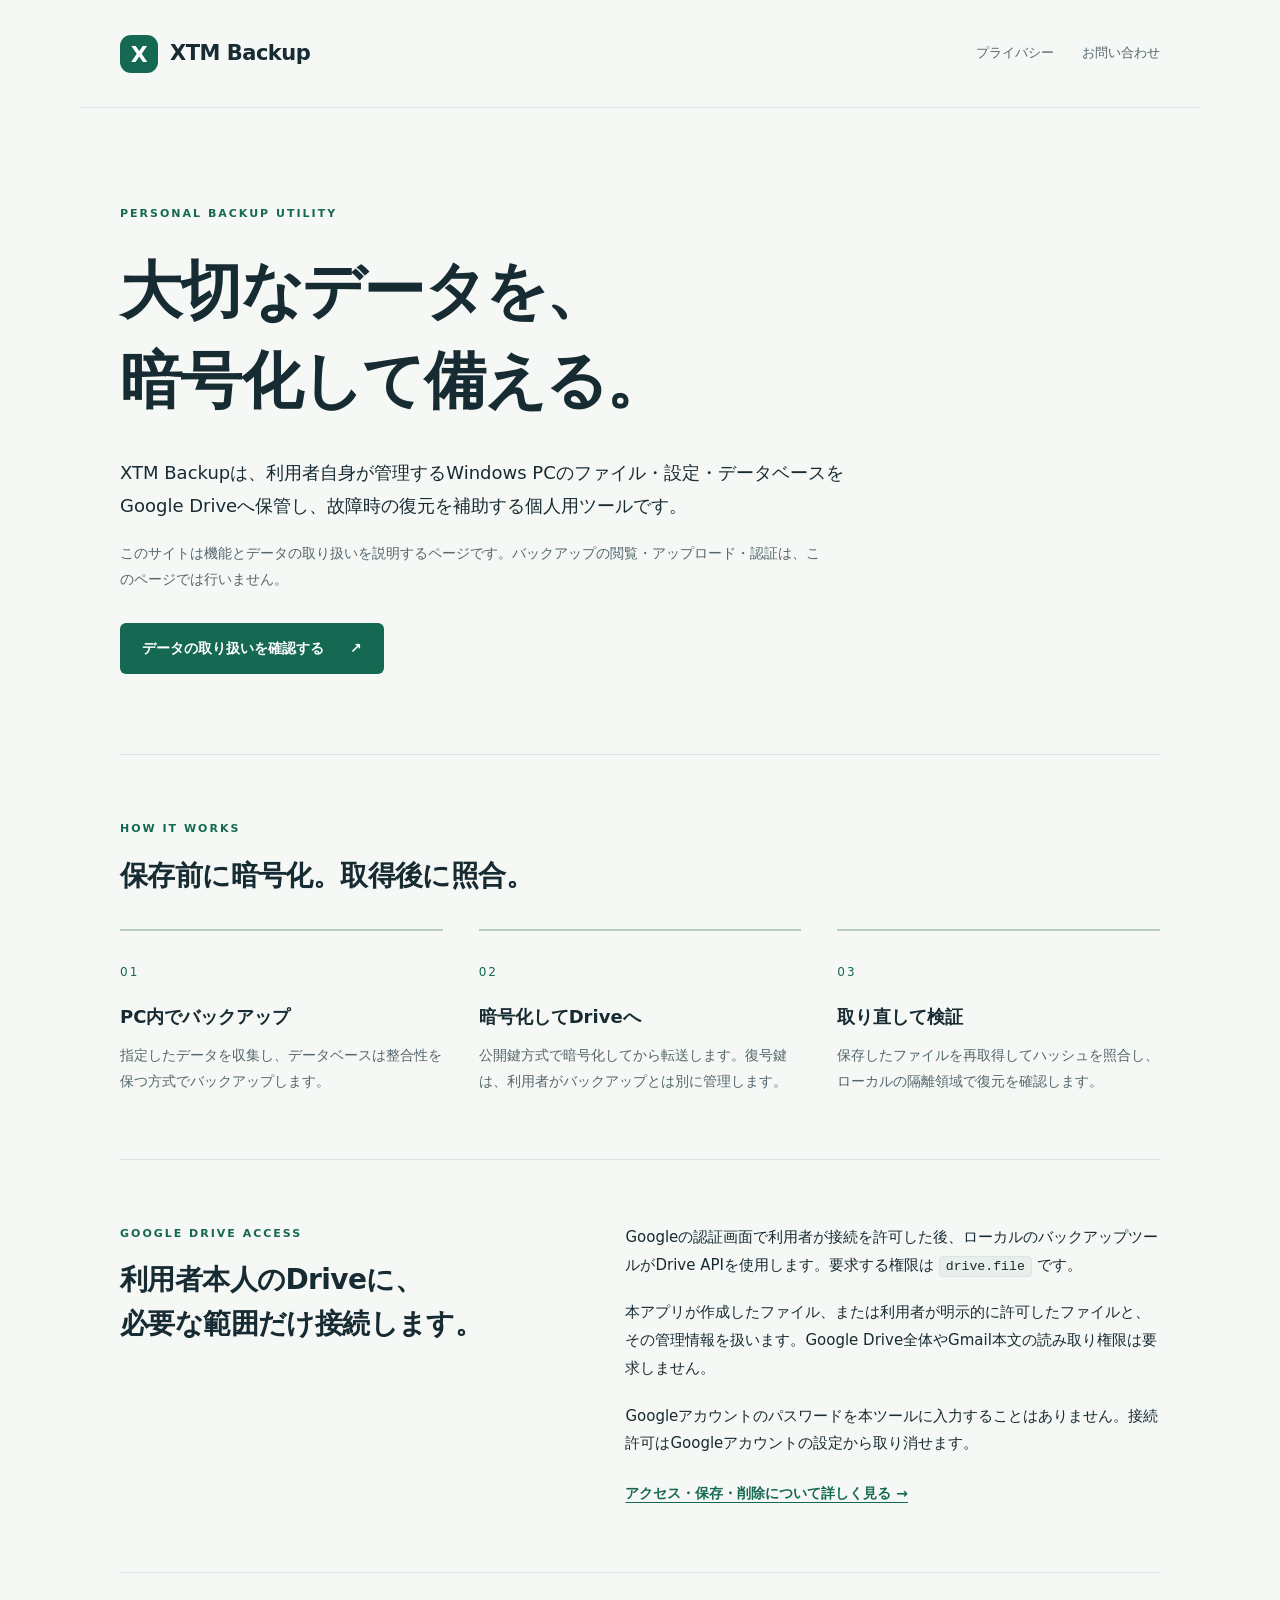
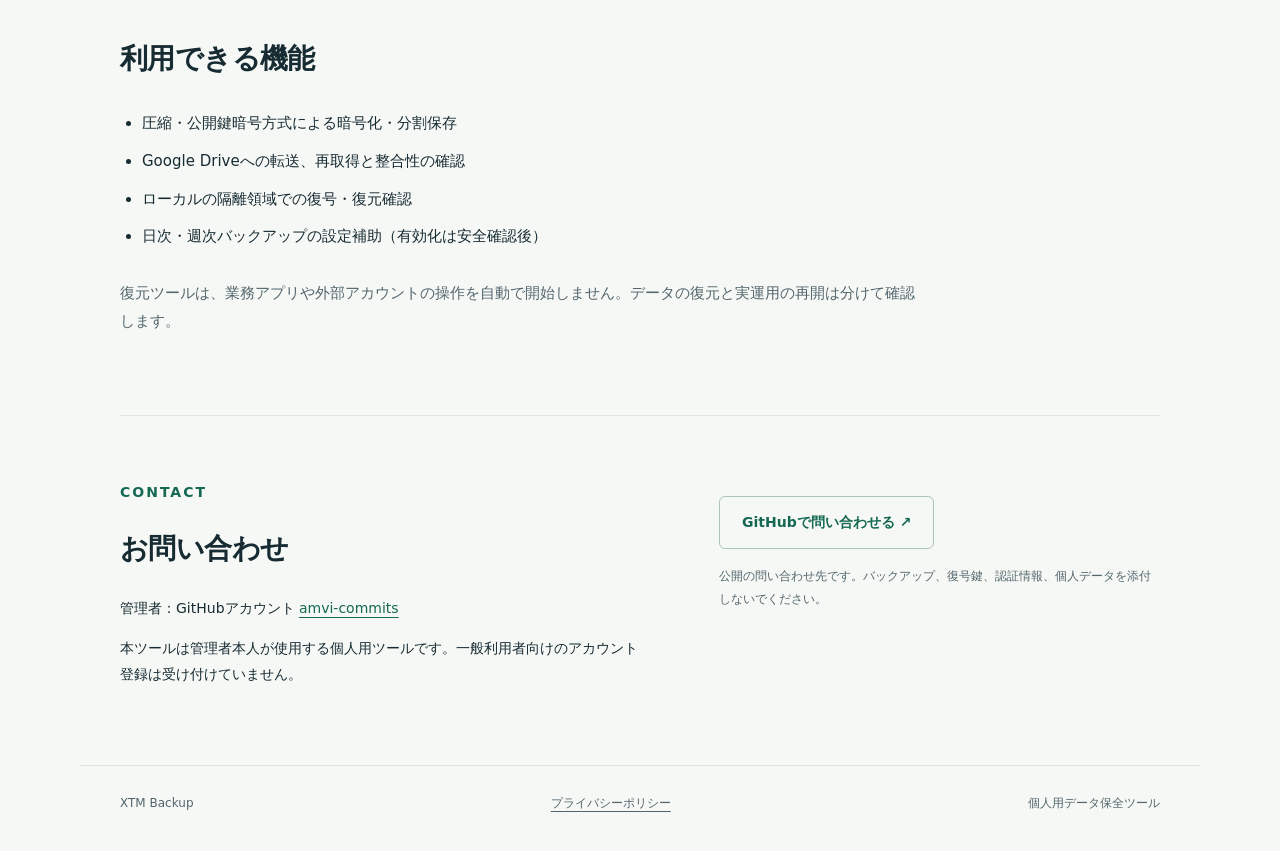
<file: index.html>
<!doctype html>
<html lang="ja">
<head>
  <meta charset="utf-8">
  <meta name="viewport" content="width=device-width, initial-scale=1">
  <meta name="description" content="XTM Backupは、個人用データを暗号化してGoogle Driveへ保存し、整合性確認とオフライン復元を補助するツールです。">
  <meta http-equiv="Content-Security-Policy" content="default-src 'none'; style-src 'self'; base-uri 'none'; form-action 'none'">
  <title>XTM Backup — 暗号化バックアップ・復元補助ツール</title>
  <link rel="stylesheet" href="style.css">
</head>
<body>
  <a class="skip" href="#main">本文へ移動</a>
  <header class="header wrap">
    <a class="brand" href="./"><span class="mark" aria-hidden="true">X</span><span>XTM Backup</span></a>
    <nav aria-label="メインナビゲーション"><a href="privacy.html">プライバシー</a><a href="#contact">お問い合わせ</a></nav>
  </header>
  <main id="main" class="wrap">
    <section class="hero" aria-labelledby="hero-title">
      <p class="eyebrow">PERSONAL BACKUP UTILITY</p>
      <h1 id="hero-title">大切なデータを、<br>暗号化して備える。</h1>
      <p class="lead">XTM Backupは、利用者自身が管理するWindows PCのファイル・設定・データベースをGoogle Driveへ保管し、故障時の復元を補助する個人用ツールです。</p>
      <p class="muted">このサイトは機能とデータの取り扱いを説明するページです。バックアップの閲覧・アップロード・認証は、このページでは行いません。</p>
      <a class="button" href="privacy.html">データの取り扱いを確認する <span aria-hidden="true">↗</span></a>
    </section>
    <section class="section" aria-labelledby="flow-title">
      <div class="section-heading"><p class="eyebrow">HOW IT WORKS</p><h2 id="flow-title">保存前に暗号化。取得後に照合。</h2></div>
      <ol class="flow">
        <li><span class="number">01</span><h3>PC内でバックアップ</h3><p>指定したデータを収集し、データベースは整合性を保つ方式でバックアップします。</p></li>
        <li><span class="number">02</span><h3>暗号化してDriveへ</h3><p>公開鍵方式で暗号化してから転送します。復号鍵は、利用者がバックアップとは別に管理します。</p></li>
        <li><span class="number">03</span><h3>取り直して検証</h3><p>保存したファイルを再取得してハッシュを照合し、ローカルの隔離領域で復元を確認します。</p></li>
      </ol>
    </section>
    <section class="section connection" aria-labelledby="google-title">
      <div class="section-heading"><p class="eyebrow">GOOGLE DRIVE ACCESS</p><h2 id="google-title">利用者本人のDriveに、<br>必要な範囲だけ接続します。</h2></div>
      <div class="connection-body">
        <p>Googleの認証画面で利用者が接続を許可した後、ローカルのバックアップツールがDrive APIを使用します。要求する権限は <code>drive.file</code> です。</p>
        <p>本アプリが作成したファイル、または利用者が明示的に許可したファイルと、その管理情報を扱います。Google Drive全体やGmail本文の読み取り権限は要求しません。</p>
        <p>Googleアカウントのパスワードを本ツールに入力することはありません。接続許可はGoogleアカウントの設定から取り消せます。</p>
        <a class="text-link" href="privacy.html">アクセス・保存・削除について詳しく見る →</a>
      </div>
    </section>
    <section class="section details" aria-labelledby="features-title">
      <h2 id="features-title">利用できる機能</h2>
      <ul><li>圧縮・公開鍵暗号方式による暗号化・分割保存</li><li>Google Driveへの転送、再取得と整合性の確認</li><li>ローカルの隔離領域での復号・復元確認</li><li>日次・週次バックアップの設定補助（有効化は安全確認後）</li></ul>
      <p>復元ツールは、業務アプリや外部アカウントの操作を自動で開始しません。データの復元と実運用の再開は分けて確認します。</p>
    </section>
    <section id="contact" class="section contact" aria-labelledby="contact-title">
      <div><p class="eyebrow">CONTACT</p><h2 id="contact-title">お問い合わせ</h2><p>管理者：GitHubアカウント <a href="https://github.com/amvi-commits">amvi-commits</a></p><p>本ツールは管理者本人が使用する個人用ツールです。一般利用者向けのアカウント登録は受け付けていません。</p></div>
      <div><a class="button secondary" href="https://github.com/amvi-commits/amvi-commits.github.io/issues/new">GitHubで問い合わせる ↗</a><p class="muted small">公開の問い合わせ先です。バックアップ、復号鍵、認証情報、個人データを添付しないでください。</p></div>
    </section>
  </main>
  <footer class="footer wrap"><span>XTM Backup</span><a href="privacy.html">プライバシーポリシー</a><span>個人用データ保全ツール</span></footer>
</body>
</html>
</file>
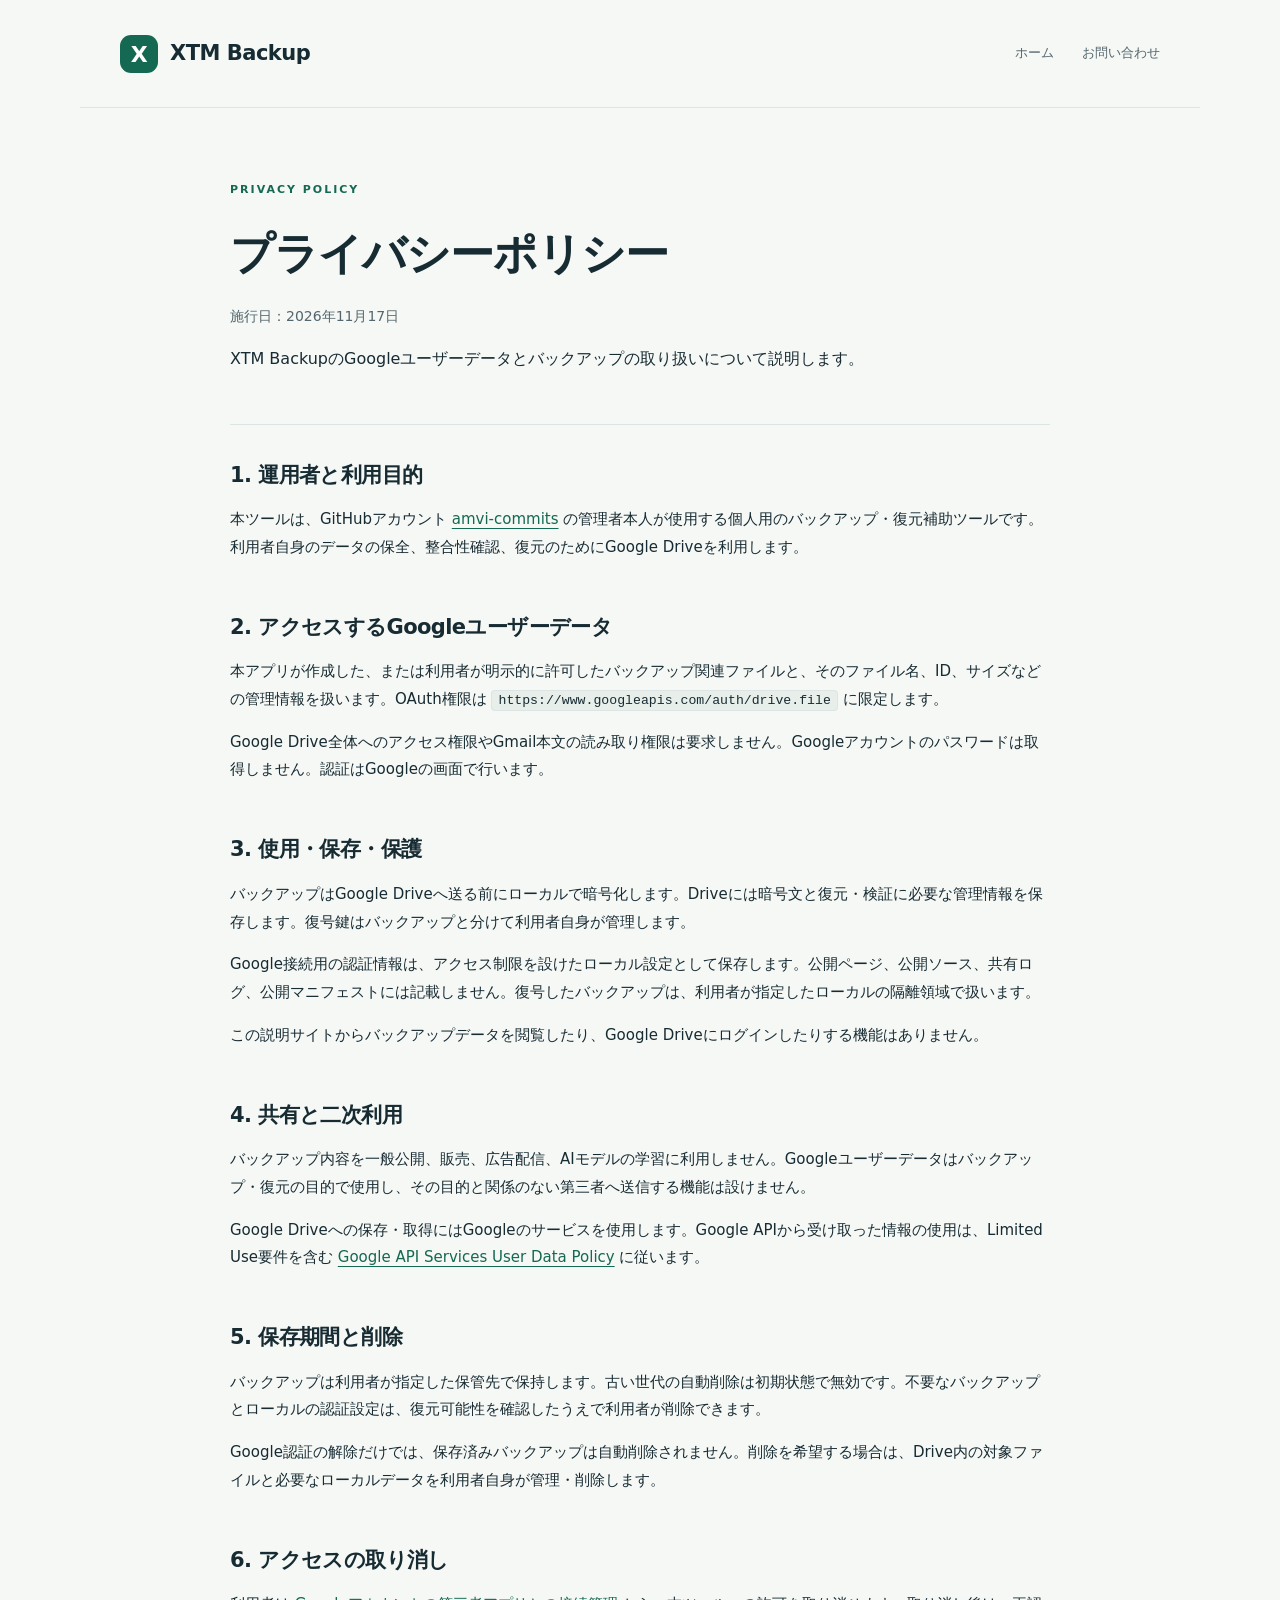
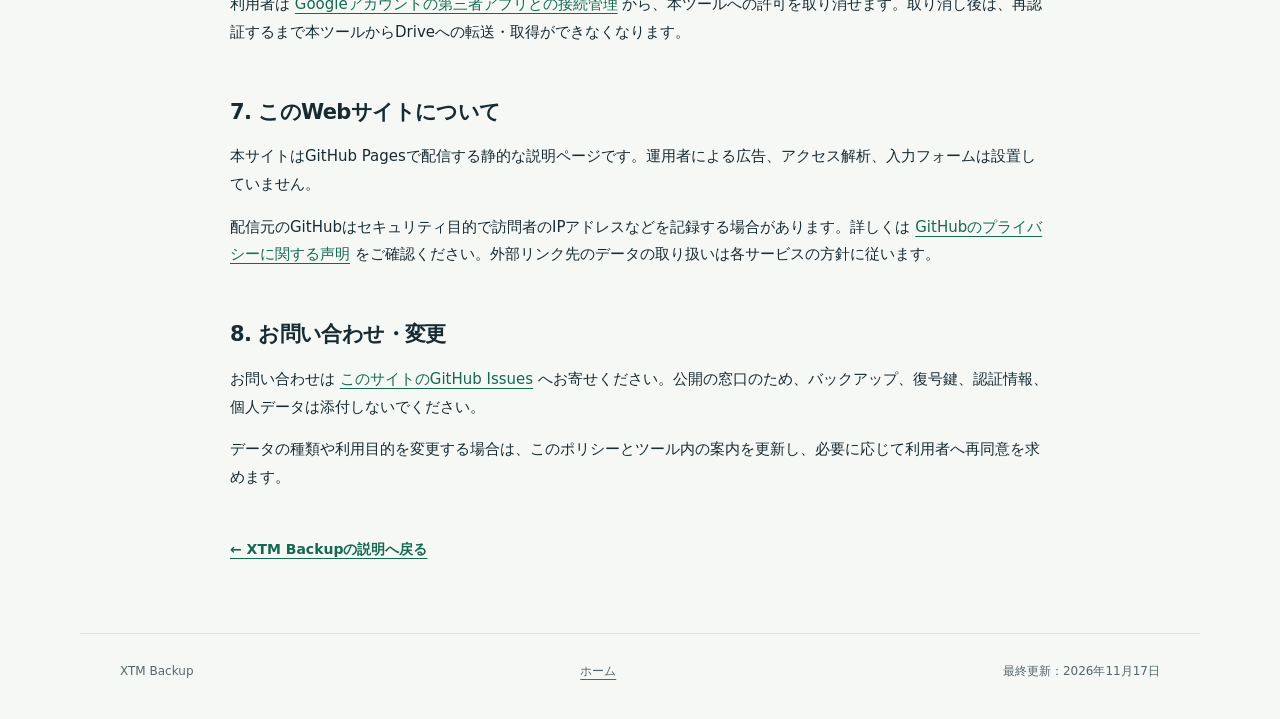
<file: privacy.html>
<!doctype html>
<html lang="ja">
<head>
  <meta charset="utf-8">
  <meta name="viewport" content="width=device-width, initial-scale=1">
  <meta name="description" content="XTM BackupのGoogle Driveデータへのアクセス、使用、保存、共有、削除について説明します。">
  <meta http-equiv="Content-Security-Policy" content="default-src 'none'; style-src 'self'; base-uri 'none'; form-action 'none'">
  <title>プライバシーポリシー — XTM Backup</title>
  <link rel="stylesheet" href="style.css">
</head>
<body>
  <a class="skip" href="#main">本文へ移動</a>
  <header class="header wrap"><a class="brand" href="./"><span class="mark" aria-hidden="true">X</span><span>XTM Backup</span></a><nav aria-label="メインナビゲーション"><a href="./">ホーム</a><a href="#contact">お問い合わせ</a></nav></header>
  <main id="main" class="wrap legal">
    <div class="legal-title"><p class="eyebrow">PRIVACY POLICY</p><h1>プライバシーポリシー</h1><p class="muted">施行日：2026年11月17日</p><p>XTM BackupのGoogleユーザーデータとバックアップの取り扱いについて説明します。</p></div>
    <section><h2>1. 運用者と利用目的</h2><p>本ツールは、GitHubアカウント <a href="https://github.com/amvi-commits">amvi-commits</a> の管理者本人が使用する個人用のバックアップ・復元補助ツールです。利用者自身のデータの保全、整合性確認、復元のためにGoogle Driveを利用します。</p></section>
    <section><h2>2. アクセスするGoogleユーザーデータ</h2><p>本アプリが作成した、または利用者が明示的に許可したバックアップ関連ファイルと、そのファイル名、ID、サイズなどの管理情報を扱います。OAuth権限は <code>https://www.googleapis.com/auth/drive.file</code> に限定します。</p><p>Google Drive全体へのアクセス権限やGmail本文の読み取り権限は要求しません。Googleアカウントのパスワードは取得しません。認証はGoogleの画面で行います。</p></section>
    <section><h2>3. 使用・保存・保護</h2><p>バックアップはGoogle Driveへ送る前にローカルで暗号化します。Driveには暗号文と復元・検証に必要な管理情報を保存します。復号鍵はバックアップと分けて利用者自身が管理します。</p><p>Google接続用の認証情報は、アクセス制限を設けたローカル設定として保存します。公開ページ、公開ソース、共有ログ、公開マニフェストには記載しません。復号したバックアップは、利用者が指定したローカルの隔離領域で扱います。</p><p>この説明サイトからバックアップデータを閲覧したり、Google Driveにログインしたりする機能はありません。</p></section>
    <section><h2>4. 共有と二次利用</h2><p>バックアップ内容を一般公開、販売、広告配信、AIモデルの学習に利用しません。Googleユーザーデータはバックアップ・復元の目的で使用し、その目的と関係のない第三者へ送信する機能は設けません。</p><p>Google Driveへの保存・取得にはGoogleのサービスを使用します。Google APIから受け取った情報の使用は、Limited Use要件を含む <a href="https://developers.google.com/terms/api-services-user-data-policy">Google API Services User Data Policy</a> に従います。</p></section>
    <section><h2>5. 保存期間と削除</h2><p>バックアップは利用者が指定した保管先で保持します。古い世代の自動削除は初期状態で無効です。不要なバックアップとローカルの認証設定は、復元可能性を確認したうえで利用者が削除できます。</p><p>Google認証の解除だけでは、保存済みバックアップは自動削除されません。削除を希望する場合は、Drive内の対象ファイルと必要なローカルデータを利用者自身が管理・削除します。</p></section>
    <section><h2>6. アクセスの取り消し</h2><p>利用者は <a href="https://myaccount.google.com/connections">Googleアカウントの第三者アプリとの接続管理</a> から、本ツールへの許可を取り消せます。取り消し後は、再認証するまで本ツールからDriveへの転送・取得ができなくなります。</p></section>
    <section><h2>7. このWebサイトについて</h2><p>本サイトはGitHub Pagesで配信する静的な説明ページです。運用者による広告、アクセス解析、入力フォームは設置していません。</p><p>配信元のGitHubはセキュリティ目的で訪問者のIPアドレスなどを記録する場合があります。詳しくは <a href="https://docs.github.com/en/site-policy/privacy-policies/github-general-privacy-statement">GitHubのプライバシーに関する声明</a> をご確認ください。外部リンク先のデータの取り扱いは各サービスの方針に従います。</p></section>
    <section id="contact"><h2>8. お問い合わせ・変更</h2><p>お問い合わせは <a href="https://github.com/amvi-commits/amvi-commits.github.io/issues/new">このサイトのGitHub Issues</a> へお寄せください。公開の窓口のため、バックアップ、復号鍵、認証情報、個人データは添付しないでください。</p><p>データの種類や利用目的を変更する場合は、このポリシーとツール内の案内を更新し、必要に応じて利用者へ再同意を求めます。</p></section>
    <a class="text-link" href="./">← XTM Backupの説明へ戻る</a>
  </main>
  <footer class="footer wrap"><span>XTM Backup</span><a href="./">ホーム</a><span>最終更新：2026年11月17日</span></footer>
</body>
</html>
</file>
<file: style.css>
:root{color-scheme:light;--ink:#172b33;--muted:#53666d;--line:#dce5e4;--paper:#f6f8f5;--accent:#156953}*{box-sizing:border-box}html{scroll-behavior:smooth;scroll-padding-top:24px}body{margin:0;background:var(--paper);color:var(--ink);font-family:system-ui,-apple-system,"Segoe UI","Noto Sans JP","Yu Gothic",sans-serif;line-height:1.85;-webkit-font-smoothing:antialiased}a{color:var(--accent);text-underline-offset:4px}a:hover{color:#0c493a}a:focus-visible{outline:3px solid #e9a14b;outline-offset:5px;border-radius:3px}.wrap{max-width:1120px;margin:auto;padding-left:40px;padding-right:40px}.header{display:flex;justify-content:space-between;align-items:center;min-height:108px;gap:24px;border-bottom:1px solid var(--line)}.brand{display:flex;align-items:center;gap:12px;font-size:21px;font-weight:750;color:var(--ink);text-decoration:none;letter-spacing:-.5px}.mark{display:grid;place-items:center;width:38px;height:38px;background:var(--accent);color:#fff;border-radius:11px;font-size:22px}nav{display:flex;gap:28px;font-size:13px}nav a{color:var(--muted);text-decoration:none}.hero{padding:96px 0 80px;max-width:860px}.eyebrow{font-size:11px;letter-spacing:2px;font-weight:750;color:var(--accent);margin:0 0 22px}h1,h2,h3,p{margin-top:0}h1{font-size:clamp(36px,5.3vw,62px);line-height:1.45;letter-spacing:-1.7px;font-weight:750;margin-bottom:30px}.lead{font-size:18px;max-width:740px;margin-bottom:18px}.muted{color:var(--muted);font-size:14px;max-width:710px}.button{display:inline-flex;align-items:center;gap:26px;background:var(--accent);color:white;text-decoration:none;padding:13px 22px;border-radius:6px;font-size:14px;font-weight:650;margin-top:16px}.button:hover{color:#fff;background:#0e513f}.section{padding:64px 0;border-top:1px solid var(--line)}h2{font-size:28px;line-height:1.55;letter-spacing:-.6px;margin-bottom:25px}.section-heading .eyebrow{margin-bottom:14px}.flow{list-style:none;padding:0;display:grid;grid-template-columns:repeat(3,1fr);gap:36px;margin:32px 0 0}.flow li{border-top:2px solid #b7cdc4;padding-top:25px}.number{font-size:12px;color:var(--accent);letter-spacing:2px}.flow h3{font-size:18px;margin:14px 0 10px}.flow p{font-size:14px;color:var(--muted);margin-bottom:0}.connection{display:grid;grid-template-columns:1fr 1.2fr;gap:60px}.connection-body p,.details p,.details li{font-size:15px}.connection-body p{margin-bottom:20px}.text-link{font-size:14px;font-weight:650}.details ul{padding-left:22px;margin-bottom:24px}.details li{padding:5px 0}.details p{color:var(--muted);max-width:800px}.contact{display:grid;grid-template-columns:1.2fr 1fr;gap:70px}.contact p{font-size:14px}.secondary{border:1px solid #acc6bc;background:transparent;color:var(--accent)}.secondary:hover{background:#e5eee7;color:var(--accent)}.small{font-size:12px!important;margin-top:16px}.footer{display:flex;justify-content:space-between;gap:24px;border-top:1px solid var(--line);padding-top:26px;padding-bottom:36px;font-size:12px;color:var(--muted)}.footer a{color:var(--muted)}code{overflow-wrap:anywhere;font-size:.88em;background:#e8efea;border:1px solid var(--line);padding:2px 6px;border-radius:4px}.legal{max-width:900px;padding-bottom:70px}.legal-title{padding-top:72px;padding-bottom:34px;border-bottom:1px solid var(--line)}.legal h1{font-size:clamp(30px,4.5vw,44px);letter-spacing:-1px;margin-bottom:18px}.legal section{padding-top:34px}.legal section h2{font-size:21px;margin-bottom:15px}.legal section p{font-size:15px;margin-bottom:15px}.legal>.text-link{display:inline-block;margin-top:30px}.skip{position:absolute;top:0;left:16px;transform:translateY(-130%);padding:8px 15px;background:white;z-index:2}.skip:focus{transform:translateY(0)}@media(max-width:700px){.wrap{padding-left:24px;padding-right:24px}.header{min-height:88px;gap:16px}.brand{font-size:18px;gap:8px}.mark{width:32px;height:32px;font-size:18px}nav{gap:16px;font-size:12px}.hero{padding:66px 0 54px}.lead{font-size:16px}h1{letter-spacing:-1px}.section{padding-top:42px;padding-bottom:42px}h2{font-size:24px}.flow{grid-template-columns:1fr;gap:26px}.flow li{padding-top:18px}.connection,.contact{grid-template-columns:1fr;gap:16px}.connection h2 br{display:none}.footer{flex-wrap:wrap;justify-content:flex-start;gap:10px 24px}.legal-title{padding-top:50px}.legal section p{font-size:14px}.legal{padding-bottom:50px}}@media(prefers-reduced-motion:reduce){html{scroll-behavior:auto}}
</file>
